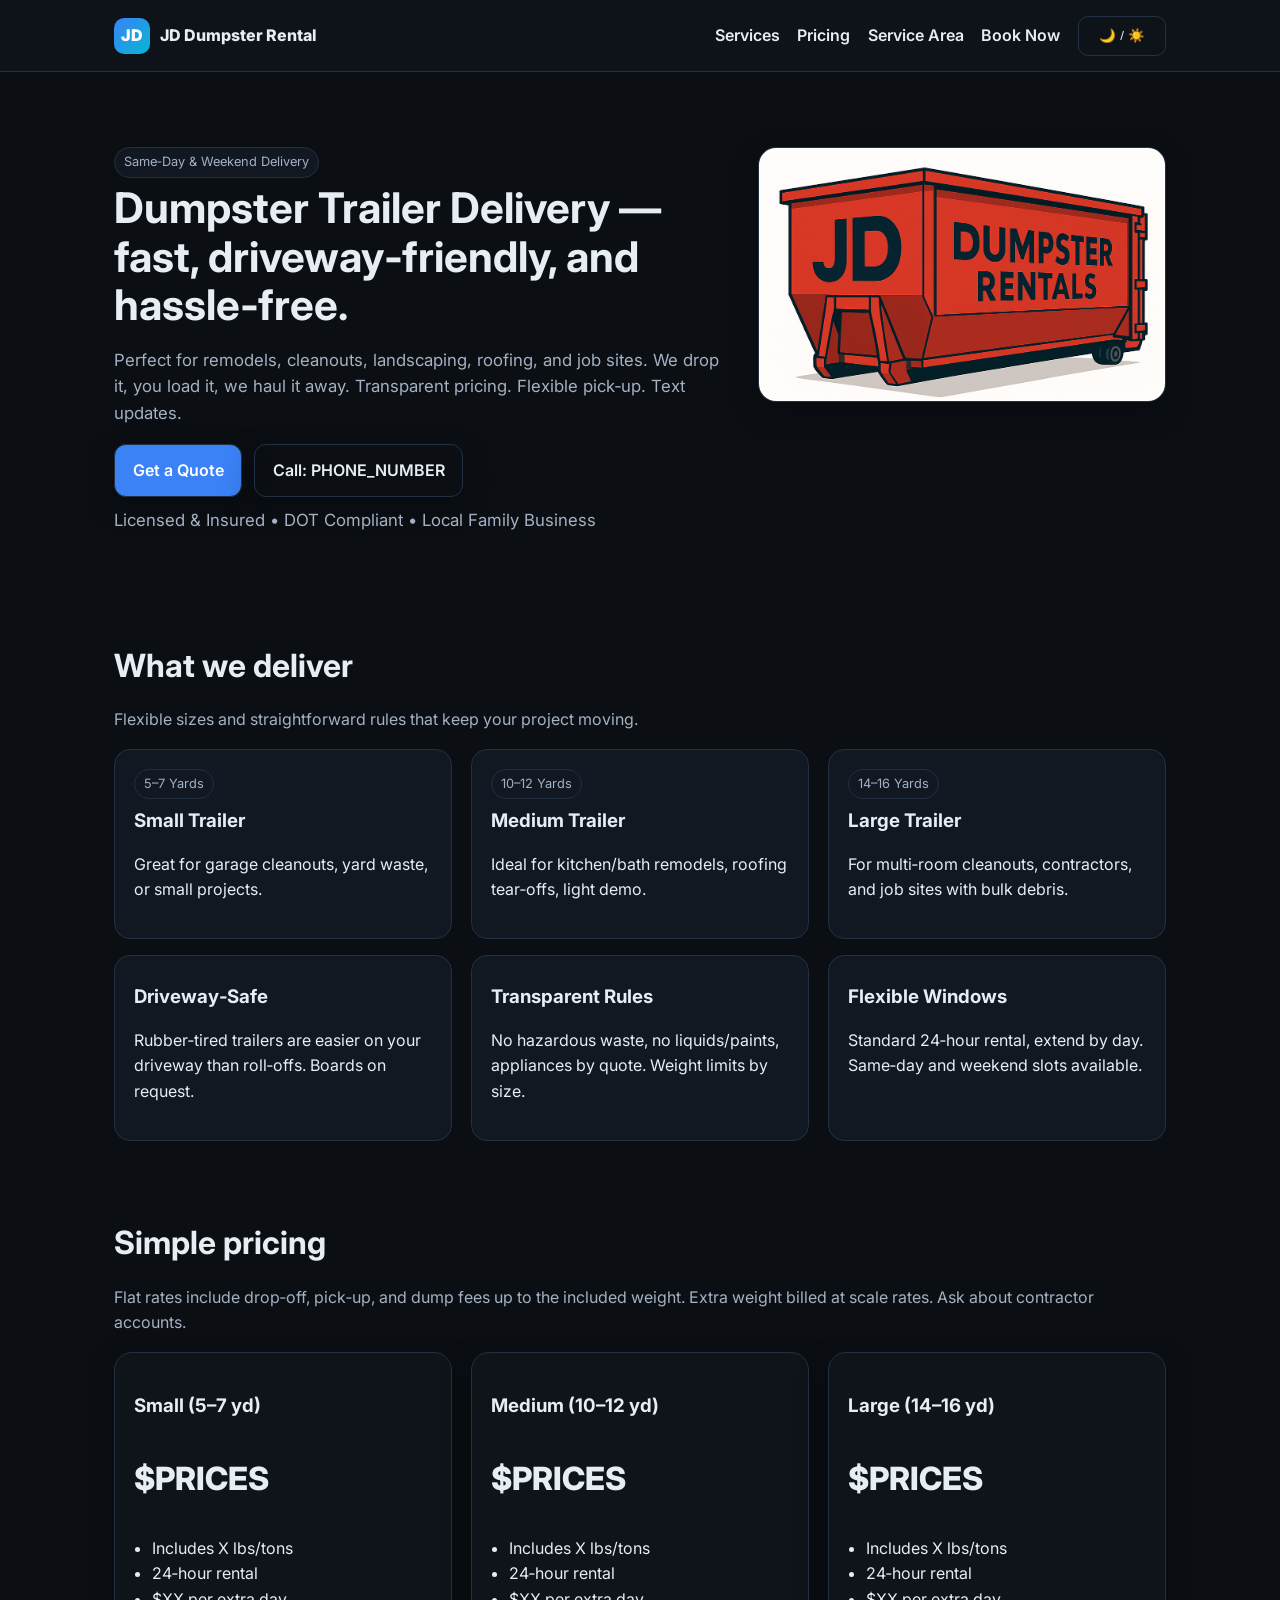
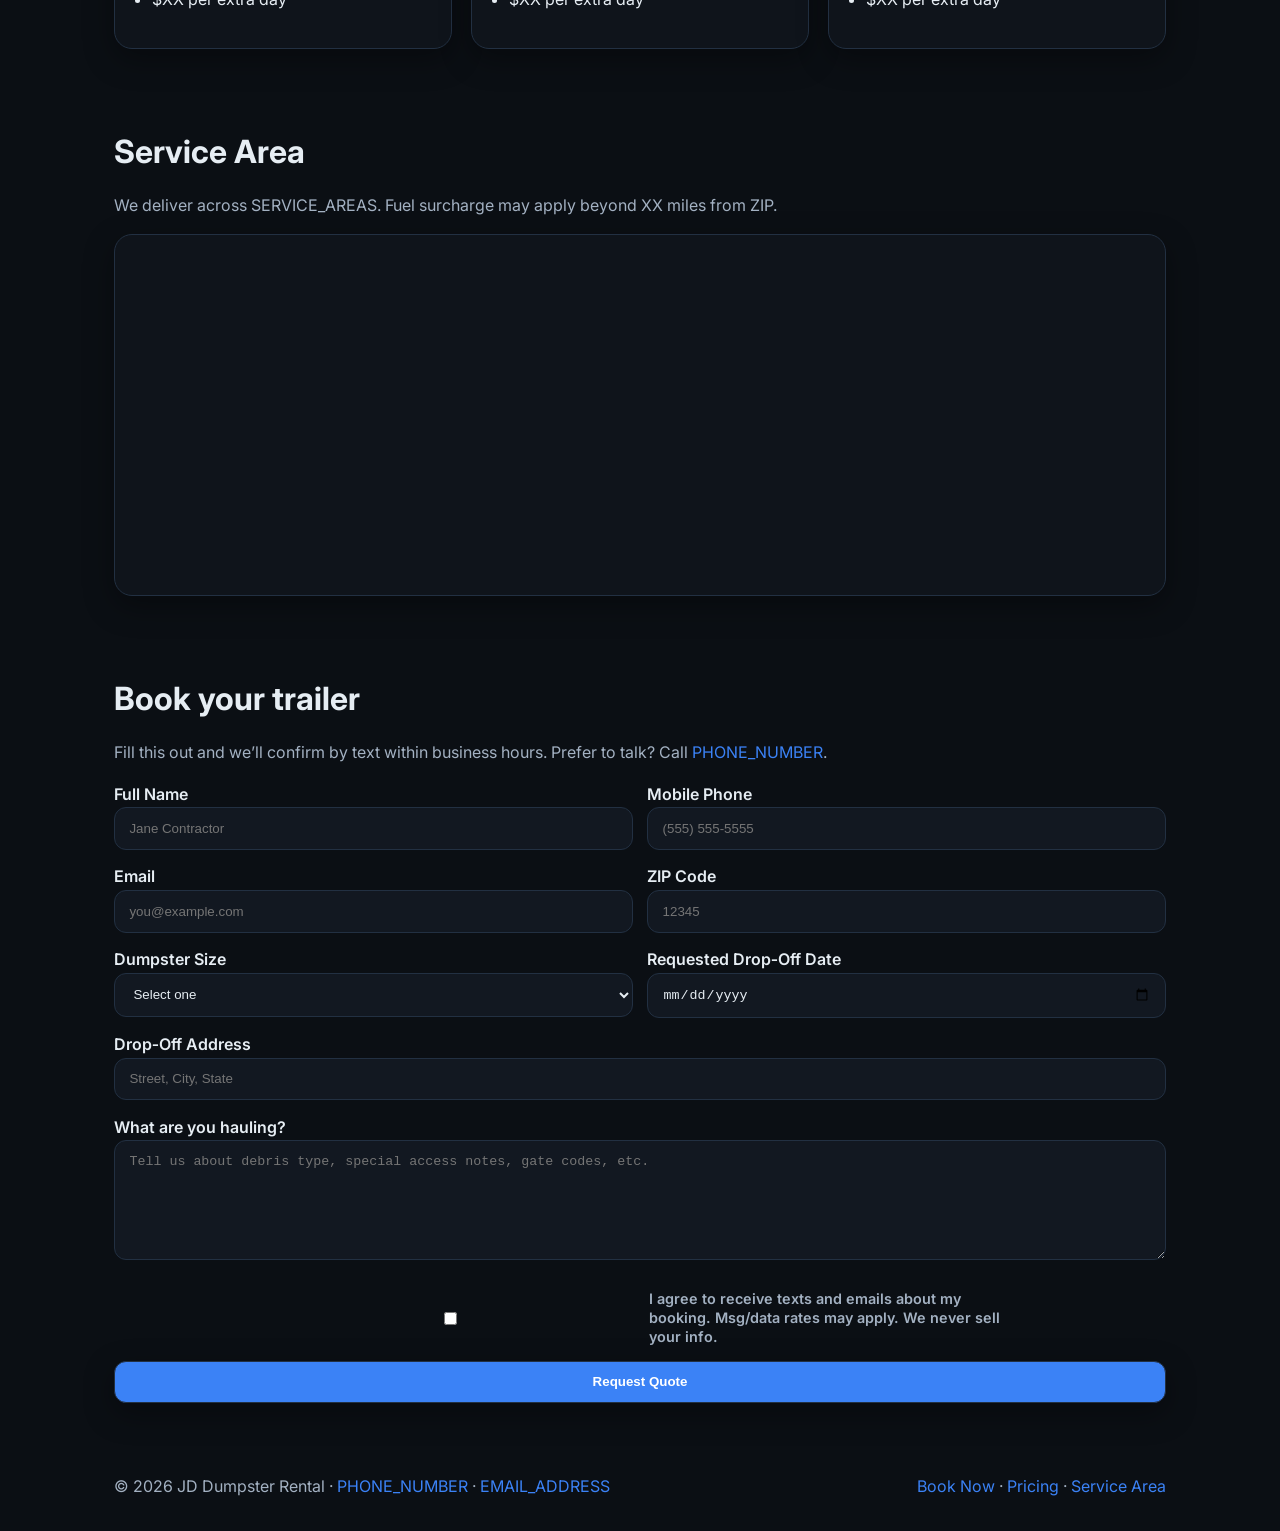
<file: index.html>
<!--
Branded single-file site for JD Dumpster Rental
Features: fixed padded nav, dark/light toggle, smooth section scrolling (with offset),
Back-to-Top button, logo click scroll-to-top, quote form wired for email + optional SMS webhook.

Light-mode nav FIXED: navbar background now switches to light in light mode so text remains readable.

Replace placeholders before deploying: PHONE_NUMBER, EMAIL_ADDRESS,
SERVICE_AREAS, PRICES, ACTION_URL (Formspree or Formsubmit), SMS_WEBHOOK (Zapier/Make/Twilio).
-->
<!DOCTYPE html>
<html lang="en" class="no-js">
<head>
  <meta charset="utf-8" />
  <meta name="viewport" content="width=device-width, initial-scale=1" />
  <title>JD Dumpster Rental — Dumpster Trailer Delivery</title>
  <meta name="description" content="JD Dumpster Service: Our mission is to deliver fast, efficient, and flexible dumpster services to serve our local community with trustworthy dumpster solutions that meet the needs of both residential and commercial clients. We take pride in providing dependable service, fair pricing, and waste management for homes, businesses, and job sites alike." />
  <link rel="preconnect" href="https://fonts.googleapis.com">
  <link rel="preconnect" href="https://fonts.gstatic.com" crossorigin>
  <link href="https://fonts.googleapis.com/css2?family=Inter:wght@400;500;700&display=swap" rel="stylesheet">
  <style>
    :root{
      --bg: #0b0f14;          /* dark base */
      --bg-elev: #121821;
      --text: #e6edf3;
      --muted: #a3b1c2;
      --brand: #3b82f6;
      --ok: #22c55e;
      --warn:#f59e0b;
      --err:#ef4444;
      --card:#0f141b;
      --border:#223042;
      --shadow: 0 10px 30px rgba(0,0,0,0.35);
      --nav-h: 96px;          /* fixed header height incl. spacing */
      --nav-bg: rgba(15,20,27,.85); /* DARK nav */
      --nav-text: #e6edf3;         /* DARK nav text */
    }
    .light{                  /* light theme */
      --bg: #f7fafc;
      --bg-elev:#ffffff;
      --text:#0f1720;
      --muted:#4b5563;
      --brand:#2563eb;
      --ok:#16a34a;
      --warn:#d97706;
      --err:#dc2626;
      --card:#ffffff;
      --border:#e5e7eb;
      --shadow: 0 10px 30px rgba(0,0,0,0.07);
      --nav-bg: rgba(255,255,255,.88); /* LIGHT nav */
      --nav-text:#0f1720;            /* LIGHT nav text */
    }
    *{box-sizing:border-box}
    html,body{height:100%}
    html{scroll-behavior:smooth}
    body{
      margin:0; font-family:Inter,system-ui,Segoe UI,Roboto,Helvetica,Arial,sans-serif;
      background:var(--bg); color:var(--text);
      line-height:1.6; -webkit-font-smoothing:antialiased; -moz-osx-font-smoothing:grayscale;
    }
    a{color:var(--brand); text-decoration:none}
    a:hover{text-decoration:underline}
    .container{max-width:1100px; margin:0 auto; padding:0 1.5rem}
    .btn{display:inline-flex; align-items:center; justify-content:center; gap:.5rem; padding:.8rem 1.1rem; border-radius:12px; border:1px solid var(--border); background:var(--brand); color:#fff; font-weight:600; box-shadow:var(--shadow); cursor:pointer}
    .btn.secondary{background:transparent; color:var(--text)}
    .btn.ghost{background:transparent; border-color:var(--border)}
    .badge{display:inline-block; padding:.25rem .55rem; border:1px solid var(--border); background:var(--bg-elev); border-radius:999px; font-size:.8rem; color:var(--muted)}
    .card{background:var(--card); border:1px solid var(--border); border-radius:18px; box-shadow:var(--shadow)}
    .grid{display:grid; gap:1.2rem}
    .grid.cols-3{grid-template-columns:repeat(3,minmax(0,1fr))}
    .grid.cols-2{grid-template-columns:repeat(2,minmax(0,1fr))}
    @media (max-width:900px){.grid.cols-3,.grid.cols-2{grid-template-columns:1fr}}

    /* Fixed Nav (padded) */
    .nav{position:fixed; top:0; left:0; right:0; height:72px; display:flex; align-items:center; z-index:50; background:var(--nav-bg); backdrop-filter:blur(10px); border-bottom:1px solid var(--border)}
    .nav .inner{display:flex; align-items:center; justify-content:space-between; width:100%; max-width:1100px; padding:0 1.5rem; margin:0 auto}
    .brand{display:flex; align-items:center; gap:.65rem; font-weight:800; color:var(--nav-text)}
    .brand .logo{width:36px; height:36px; border-radius:10px; display:grid; place-items:center; background:linear-gradient(135deg,var(--brand),#06b6d4); color:#fff; font-weight:900; cursor:pointer}
    .nav-links{display:flex; gap:1.1rem; align-items:center}
    .nav a{color:var(--nav-text); font-weight:600}
    #themeToggle{display:inline-flex; align-items:center; justify-content:center; height:40px; min-width:88px; padding:0 .9rem; border:1px solid var(--border); border-radius:10px; background:transparent; color:var(--nav-text); cursor:pointer}
    #themeToggle:hover{background:var(--bg-elev)}

    main{padding-top:var(--nav-h)}

    /* Hero */
    .hero{padding:3.2rem 0}
    .hero .wrap{display:grid; grid-template-columns:1.2fr .8fr; gap:2rem}
    @media (max-width:960px){.hero .wrap{grid-template-columns:1fr}}
    .hero h1{font-size:clamp(2rem,3.3vw,3rem); line-height:1.15; margin:.4rem 0 1rem}
    .hero p{color:var(--muted); font-size:1.05rem}
    .hero .cta{margin-top:1rem; display:flex; gap:.75rem; flex-wrap:wrap}
    .hero .panel{aspect-ratio:16/10; border-radius:18px; overflow:hidden; position:relative}
    .hero img{width:100%; height:100%; object-fit:cover; display:block; filter:contrast(1.05) saturate(1.05)}

    /* Sections */
    section{padding:2.4rem 0; scroll-margin-top:calc(var(--nav-h) - 8px)} /* ensure anchor jumps stop below nav */
    h2{font-size:clamp(1.4rem,2.5vw,2rem); margin:0 0 .8rem}
    .muted{color:var(--muted)}

    /* Features */
    .feature{padding:1.2rem; border-radius:16px; border:1px solid var(--border); background:var(--bg-elev)}
    .feature h3{margin:.4rem 0 .25rem}

    /* Pricing */
    .price-card{padding:1.2rem}
    .price{font-size:2rem; font-weight:800}
    .ul{padding-left:1.1rem}

    /* Form */
    form{display:grid; gap:.9rem}
    label{font-weight:600}
    input, select, textarea{
      width:100%; padding:.8rem .9rem; border-radius:12px; border:1px solid var(--border); background:var(--bg-elev); color:var(--text)
    }
    textarea{min-height:120px; resize:vertical}
    .inline{display:grid; grid-template-columns:1fr 1fr; gap:.9rem}
    @media (max-width:700px){.inline{grid-template-columns:1fr}}
    .legal{font-size:.9rem; color:var(--muted)}
    .hidden{display:none !important}
    .success{border:1px solid rgba(34,197,94,.4); background:rgba(34,197,94,.08); color:var(--ok); padding:.8rem 1rem; border-radius:12px}
    .error{border:1px solid rgba(239,68,68,.4); background:rgba(239,68,68,.08); color:var(--err); padding:.8rem 1rem; border-radius:12px}

    /* Consent centered tightly */
    .consent-row{display:flex; justify-content:center}
    .consent-label{display:inline-flex; align-items:center; gap:.5rem; margin:.5rem auto 0; line-height:1.3; width:fit-content; max-width:100%}
    .consent-label input[type="checkbox"]{margin:0}

    /* Back-to-top FAB */
    #toTop{ position:fixed; right:20px; bottom:24px; height:48px; width:48px; border-radius:12px; border:1px solid var(--border); background:var(--bg-elev); color:var(--text); display:flex; align-items:center; justify-content:center; cursor:pointer; box-shadow:var(--shadow); opacity:0; pointer-events:none; transform:translateY(12px); transition:opacity .2s ease, transform .2s ease }
    #toTop.show{opacity:1; pointer-events:auto; transform:translateY(0)}

    /* Footer */
    footer{padding:2rem 0; color:var(--muted)}
  </style>
</head>
<body>
  <header class="nav" id="top">
    <div class="container inner">
      <div class="brand">
        <div class="logo" title="Scroll to top">JD</div>
        <span>JD Dumpster Rental</span>
      </div>
      <nav class="nav-links">
        <a class="scroll-link" href="#services">Services</a>
        <a class="scroll-link" href="#pricing">Pricing</a>
        <a class="scroll-link" href="#service-area">Service Area</a>
        <a class="scroll-link" href="#contact">Book Now</a>
        <button id="themeToggle" aria-label="Toggle dark or light">🌙 / ☀️</button>
      </nav>
    </div>
  </header>

  <main>
    <!-- HERO -->
    <section class="hero">
      <div class="container wrap">
        <div>
          <span class="badge">Same‑Day & Weekend Delivery</span>
          <h1>Dumpster Trailer Delivery — fast, driveway‑friendly, and hassle‑free.</h1>
          <p>Perfect for remodels, cleanouts, landscaping, roofing, and job sites. We drop it, you load it, we haul it away.
          Transparent pricing. Flexible pick‑up. Text updates.</p>
          <div class="cta">
            <a class="btn scroll-link" href="#contact">Get a Quote</a>
            <a class="btn secondary" href="tel:PHONE_NUMBER">Call: PHONE_NUMBER</a>
          </div>
          <p class="muted" style="margin-top:.6rem">Licensed & Insured • DOT Compliant • Local Family Business</p>
        </div>
        <div class="panel card">
          <img src="dBox.png" alt="Dumpster trailer on site" />
        </div>
      </div>
    </section>

    <!-- SERVICES -->
    <section id="services">
      <div class="container">
        <h2>What we deliver</h2>
        <p class="muted">Flexible sizes and straightforward rules that keep your project moving.</p>
        <div class="grid cols-3" style="margin-top:1rem">
          <div class="feature">
            <span class="badge">5–7 Yards</span>
            <h3>Small Trailer</h3>
            <p>Great for garage cleanouts, yard waste, or small projects.</p>
          </div>
          <div class="feature">
            <span class="badge">10–12 Yards</span>
            <h3>Medium Trailer</h3>
            <p>Ideal for kitchen/bath remodels, roofing tear‑offs, light demo.</p>
          </div>
          <div class="feature">
            <span class="badge">14–16 Yards</span>
            <h3>Large Trailer</h3>
            <p>For multi‑room cleanouts, contractors, and job sites with bulk debris.</p>
          </div>
        </div>
        <div class="grid cols-3" style="margin-top:1rem">
          <div class="feature">
            <h3>Driveway‑Safe</h3>
            <p>Rubber‑tired trailers are easier on your driveway than roll‑offs. Boards on request.</p>
          </div>
          <div class="feature">
            <h3>Transparent Rules</h3>
            <p>No hazardous waste, no liquids/paints, appliances by quote. Weight limits by size.</p>
          </div>
          <div class="feature">
            <h3>Flexible Windows</h3>
            <p>Standard 24‑hour rental, extend by day. Same‑day and weekend slots available.</p>
          </div>
        </div>
      </div>
    </section>

    <!-- PRICING -->
    <section id="pricing">
      <div class="container">
        <h2>Simple pricing</h2>
        <p class="muted">Flat rates include drop‑off, pick‑up, and dump fees up to the included weight.
        Extra weight billed at scale rates. Ask about contractor accounts.</p>
        <div class="grid cols-3" style="margin-top:1rem">
          <div class="card price-card">
            <h3>Small (5–7 yd)</h3>
            <p class="price">$PRICES</p>
            <ul class="ul">
              <li>Includes X lbs/tons</li>
              <li>24‑hour rental</li>
              <li>$XX per extra day</li>
            </ul>
          </div>
          <div class="card price-card">
            <h3>Medium (10–12 yd)</h3>
            <p class="price">$PRICES</p>
            <ul class="ul">
              <li>Includes X lbs/tons</li>
              <li>24‑hour rental</li>
              <li>$XX per extra day</li>
            </ul>
          </div>
          <div class="card price-card">
            <h3>Large (14–16 yd)</h3>
            <p class="price">$PRICES</p>
            <ul class="ul">
              <li>Includes X lbs/tons</li>
              <li>24‑hour rental</li>
              <li>$XX per extra day</li>
            </ul>
          </div>
        </div>
      </div>
    </section>

    <!-- SERVICE AREA -->
    <section id="service-area">
      <div class="container">
        <h2>Service Area</h2>
        <p class="muted">We deliver across SERVICE_AREAS. Fuel surcharge may apply beyond XX miles from ZIP.</p>
        <div class="card" style="overflow:hidden">
          <iframe title="Service Area Map" src="https://www.google.com/maps/embed?pb=!1m18!1m12!1m3!1d26888.122!2d-117.293!3d34.500!2m3!1f0!2f0!3f0!3m2!1i1024!2i768!4f13.1!3m3!1m2!1s0x0%3A0x0!2z!5e0!3m2!1sen!2sus!4v0000000000000" width="100%" height="360" style="border:0; display:block" allowfullscreen loading="lazy" referrerpolicy="no-referrer-when-downgrade"></iframe>
        </div>
      </div>
    </section>

    <!-- CONTACT / FORM -->
    <section id="contact">
      <div class="container">
        <h2>Book your trailer</h2>
        <p class="muted">Fill this out and we’ll confirm by text within business hours. Prefer to talk? Call <a href="tel:PHONE_NUMBER">PHONE_NUMBER</a>.</p>

        <div id="msg" class="hidden"></div>

        <form id="quoteForm" action="ACTION_URL" method="POST" novalidate>
          <!-- Redirect after success (optional) -->
          <input type="hidden" name="_next" value="https://example.com/thanks.html" />
          <!-- Simple spam trap (keep hidden) -->
          <input type="text" name="_gotcha" class="hidden" tabindex="-1" autocomplete="off" />

          <div class="inline">
            <div>
              <label for="name">Full Name</label>
              <input id="name" name="name" placeholder="Jane Contractor" required />
            </div>
            <div>
              <label for="phone">Mobile Phone</label>
              <input id="phone" name="phone" placeholder="(555) 555‑5555" inputmode="tel" required />
            </div>
          </div>

          <div class="inline">
            <div>
              <label for="email">Email</label>
              <input id="email" name="email" type="email" placeholder="you@example.com" required />
            </div>
            <div>
              <label for="zip">ZIP Code</label>
              <input id="zip" name="zip" inputmode="numeric" pattern="\d{5}" placeholder="12345" required />
            </div>
          </div>

          <div class="inline">
            <div>
              <label for="size">Dumpster Size</label>
              <select id="size" name="size" required>
                <option value="" disabled selected>Select one</option>
                <option>Small (5–7 yd)</option>
                <option>Medium (10–12 yd)</option>
                <option>Large (14–16 yd)</option>
                <option>Not sure</option>
              </select>
            </div>
            <div>
              <label for="date">Requested Drop‑Off Date</label>
              <input id="date" name="date" type="date" required />
            </div>
          </div>

          <div>
            <label for="address">Drop‑Off Address</label>
            <input id="address" name="address" placeholder="Street, City, State" required />
          </div>

          <div>
            <label for="notes">What are you hauling?</label>
            <textarea id="notes" name="notes" placeholder="Tell us about debris type, special access notes, gate codes, etc."></textarea>
          </div>

          <div class="consent-row">
            <label class="consent-label">
              <input type="checkbox" id="agree" required />
              <span class="legal">I agree to receive texts and emails about my booking. Msg/data rates may apply. We never sell your info.</span>
            </label>
          </div>

          <button class="btn" type="submit">Request Quote</button>
        </form>
      </div>
    </section>

    <!-- FOOTER -->
    <footer>
      <div class="container" style="display:flex; justify-content:space-between; gap:1rem; flex-wrap:wrap">
        <div>
          © <span id="year"></span> JD Dumpster Rental · <a href="tel:PHONE_NUMBER">PHONE_NUMBER</a> · <a href="mailto:EMAIL_ADDRESS">EMAIL_ADDRESS</a>
        </div>
        <div>
          <a class="scroll-link" href="#contact">Book Now</a> · <a class="scroll-link" href="#pricing">Pricing</a> · <a class="scroll-link" href="#service-area">Service Area</a>
        </div>
      </div>
    </footer>
  </main>

  <!-- Back-to-top floating button -->
  <button id="toTop" aria-label="Back to top" title="Back to top">▲</button>

  <script>
    // ----- Theme toggle -----
    (function(){
      const html = document.documentElement;
      const btn = document.getElementById('themeToggle');
      const saved = localStorage.getItem('theme');
      if(saved === 'light'){html.classList.add('light')}
      btn.addEventListener('click',()=>{
        html.classList.toggle('light');
        localStorage.setItem('theme', html.classList.contains('light') ? 'light' : 'dark');
      });
    })();

    // ----- Footer year -----
    document.getElementById('year').textContent = new Date().getFullYear();

    // ----- Smooth scroll with fixed-header offset (nav + CTAs) -----
    (function(){
      const header = document.querySelector('.nav');
      const navHeight = parseInt(getComputedStyle(document.documentElement).getPropertyValue('--nav-h')) || header.offsetHeight + 24;
      function scrollWithOffset(target){
        const el = document.querySelector(target);
        if(!el) return;
        const y = el.getBoundingClientRect().top + window.pageYOffset - (navHeight - 8);
        window.scrollTo({ top: y, behavior: 'smooth' });
      }
      document.querySelectorAll('a.scroll-link[href^="#"]').forEach(a=>{
        a.addEventListener('click', (e)=>{
          const href = a.getAttribute('href');
          if(href.length > 1){ e.preventDefault(); scrollWithOffset(href); }
        });
      });
      // Logo scroll-to-top
      const logo = document.querySelector('.brand .logo');
      if(logo){ logo.addEventListener('click', ()=> window.scrollTo({ top: 0, behavior: 'smooth' })); }
    })();

    // ----- Back-to-top button -----
    (function(){
      const btn = document.getElementById('toTop');
      const showAt = 300; // px
      function onScroll(){
        if(window.scrollY > showAt) btn.classList.add('show'); else btn.classList.remove('show');
      }
      window.addEventListener('scroll', onScroll, {passive:true});
      onScroll();
      btn.addEventListener('click', ()=> window.scrollTo({top:0, behavior:'smooth'}));
    })();

    // ----- Form handling: client-side validation + optional SMS webhook -----
    (function(){
      const form = document.getElementById('quoteForm');
      const msg = document.getElementById('msg');
      const SMS_WEBHOOK = '';
      const EMAILJS = { userId:'', serviceId:'', templateId:'' };
      function show(type, text){
        msg.className = type === 'error' ? 'error' : 'success';
        msg.textContent = text;
        msg.classList.remove('hidden');
        setTimeout(()=>msg.classList.add('hidden'), 7000);
      }
      form.addEventListener('submit', async (e)=>{
        e.preventDefault();
        const fd = new FormData(form);
        if(!form.checkValidity()){ show('error','Please complete all required fields.'); return; }
        const zip = (fd.get('zip')||'').toString();
        if(!/^\d{5}$/.test(zip)){ show('error','Please enter a valid 5‑digit ZIP.'); return; }
        const payload = Object.fromEntries(fd.entries());
        // 1) Primary email submission to ACTION_URL (Formspree/Formsubmit)
        try{
          const res = await fetch(form.action, { method:'POST', body: fd, headers:{'Accept':'application/json'} });
          if(!res.ok) throw new Error('Email service failed');
        }catch(err){ console.error(err); show('error','Could not submit via email service. Please call or text us.'); return; }
        // 2) Optional SMS webhook
        if(SMS_WEBHOOK){
          try{ await fetch(SMS_WEBHOOK, { method:'POST', headers:{'Content-Type':'application/json'}, body: JSON.stringify(payload) }); }catch(err){ console.warn('SMS webhook failed', err); }
        }
        // 3) Optional EmailJS
        if(EMAILJS.userId && EMAILJS.serviceId && EMAILJS.templateId){
          try{ await new Promise(r=>{ const s=document.createElement('script'); s.src='https://cdn.jsdelivr.net/npm/emailjs-com@3/dist/email.min.js'; s.onload=r; document.head.appendChild(s); });
            // eslint-disable-next-line no-undef
            emailjs.init(EMAILJS.userId);
            // eslint-disable-next-line no-undef
            await emailjs.send(EMAILJS.serviceId, EMAILJS.templateId, payload);
          }catch(err){ console.warn('EmailJS failed', err); }
        }
        form.reset();
        show('success','Thanks! Your request was received — we\'ll text you shortly.');
      });
    })();
  </script>
</body>
</html>
</file>
